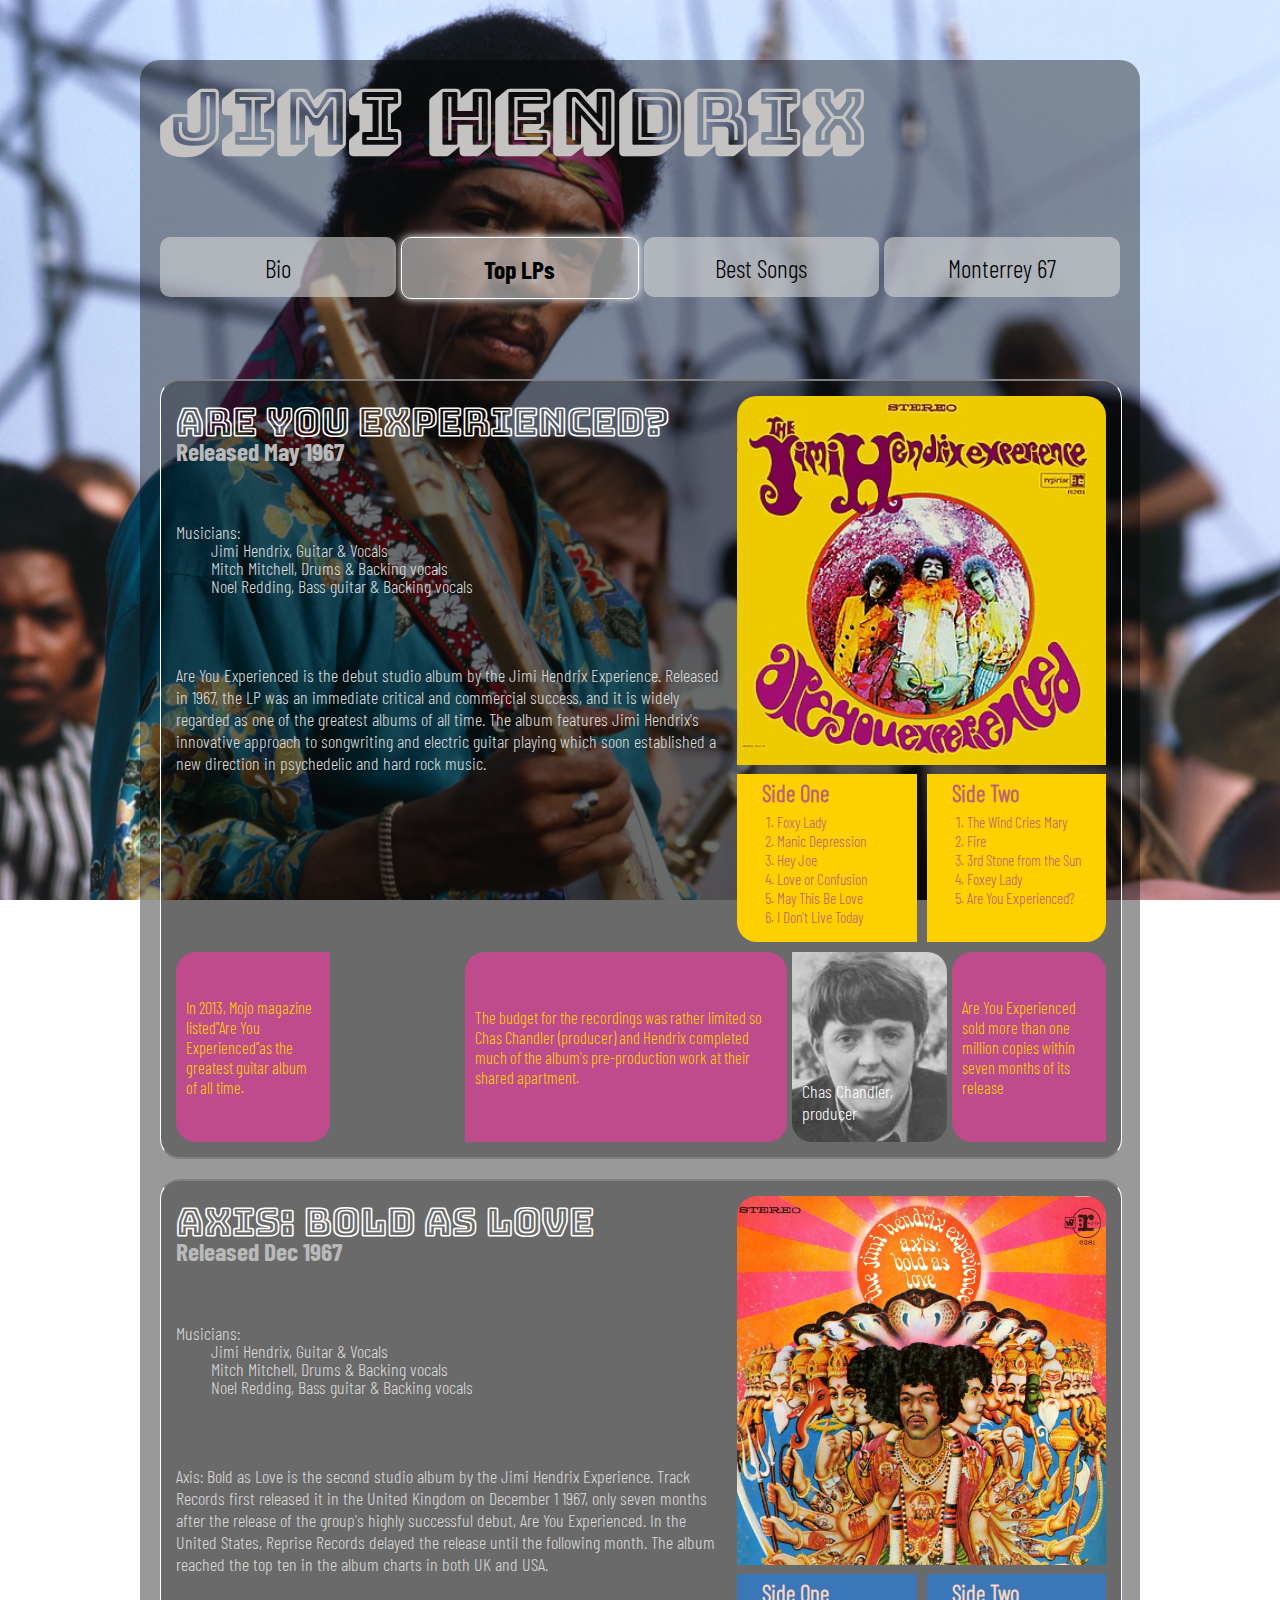
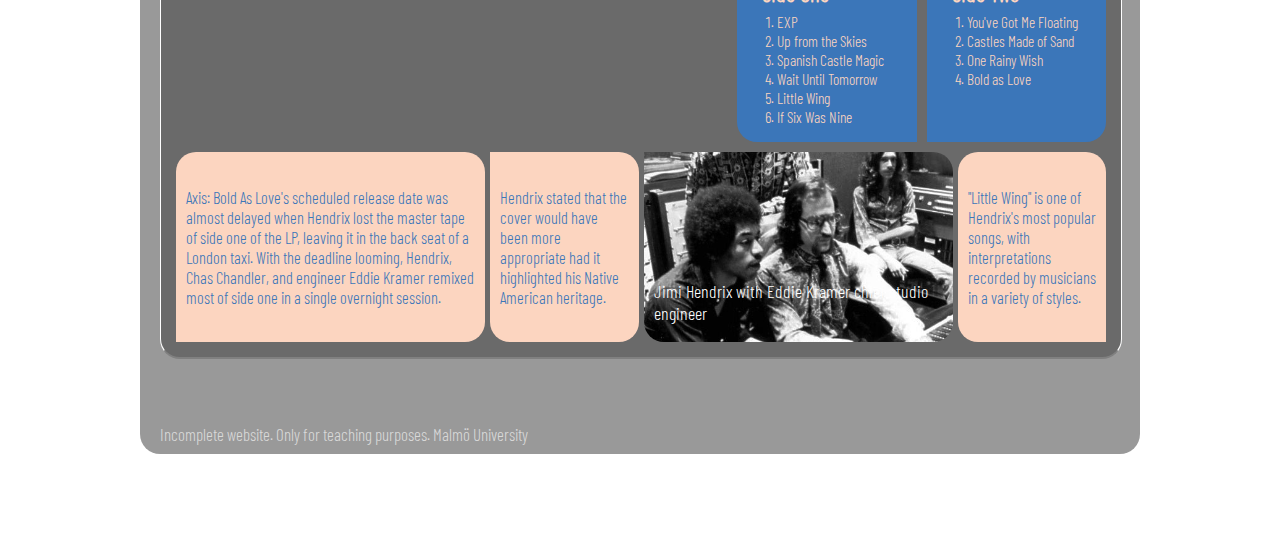
<file: Sidan/index.html>
<!DOCTYPE html>
<html lang="en">

<head>
    <meta charset="UTF-8">
    <meta name="viewport" content="width=device-width, initial-scale=1.0">
    <title>DU1 - Inlämningsuppgiften</title>
    <link rel="stylesheet" href="index.css">
    <link rel="stylesheet" href="index2.css">
</head>

<body>

    <main>
        <h1><span>JIMI</span> <span>HENDRIX</span></h1>
        <nav>
            <div>Bio</div>
            <div>Top LPs</div>
            <div>Best Songs</div>
            <div>Monterrey 67</div>
        </nav>
        <div>
            <div>
                <div>
                    <section>
                        <h1>ARE YOU EXPERIENCED?</h1>
                        <h2>Released May 1967</h2>
                    </section>

                    <section>
                        <p>Musicians:</p>
                        <p>Jimi Hendrix, Guitar & Vocals</p>
                        <p>Mitch Mitchell, Drums & Backing vocals</p>
                        <p>Noel Redding, Bass guitar & Backing vocals</p>
                    </section>

                    <article>
                        <p>Are You Experienced is the debut studio album by the Jimi Hendrix Experience. Released in
                            1967,
                            the LP
                            was an immediate critical and commercial success, and it is widely regarded as one of the
                            greatest
                            albums of all time. The album features Jimi Hendrix's innovative approach to songwriting and
                            electric
                            guitar playing which soon established a new direction in psychedelic and hard rock music.
                        </p>
                    </article>
                </div>
                <section class="albumSongs">
                    <div>
                        <img src="images/album_cover_main_1.jpg"
                            alt="A picture of the Jimi Hendrix Experience album: Are You Experienced">
                        <img src="images/album_cover_back_1.jpg" alt="">
                    </div>
                    <section>
                        <div>

                            <h2>Side One</h2>
                            <ol>
                                <li>Foxy Lady</li>
                                <li>Manic Depression</li>
                                <li>Hey Joe</li>
                                <li>Love or Confusion</li>
                                <li>May This Be Love</li>
                                <li>I Don't Live Today</li>
                            </ol>
                        </div>
                        <div>
                            <h2>Side Two</h2>
                            <ol>
                                <li>The Wind Cries Mary</li>
                                <li>Fire</li>
                                <li>3rd Stone from the Sun</li>
                                <li>Foxey Lady</li>
                                <li>Are You Experienced?</li>
                            </ol>
                        </div>
                    </section>
                </section>

            </div>

            <section class="albumInfo">
                <div>
                    In 2013, Mojo magazine listed"Are You Experienced"as the greatest guitar album of all time.
                </div>
                <div>
                    The budget for the recordings was rather limited so Chas Chandler (producer) and Hendrix
                    completed
                    much
                    of the album's pre-production work at their shared apartment.
                </div>
                <div>
                    <p>Chas Chandler, producer
                </div>
                <div>
                    Are You Experienced sold more than one million copies within seven months of its release
                </div>
            </section>
        </div>

        <div>
            <div>
                <div>
                    <section>
                        <h1>AXIS: BOLD AS LOVE</h1>
                        <h2>Released Dec 1967</h2>
                    </section>

                    <section>
                        <p>Musicians:</p>
                        <p>Jimi Hendrix, Guitar & Vocals</p>
                        <p>Mitch Mitchell, Drums & Backing vocals</p>
                        <p>Noel Redding, Bass guitar & Backing vocals</p>
                    </section>

                    <article>
                        <p>Axis: Bold as Love is the second studio album by the Jimi Hendrix Experience. Track Records
                            first
                            released it in the United Kingdom on December 1 1967, only seven months after the release of
                            the
                            group's highly successful debut, Are You Experienced. In the United States, Reprise Records
                            delayed
                            the release until the following month. The album reached the top ten in the album charts in
                            both
                            UK
                            and USA.</p>
                    </article>
                </div>
                <section class="albumSongs">
                    <div>
                        <img src="images/axis.jpg"
                            alt="A picture of the Jimi Hendrix Experience album: Axis: Bold as Love">
                        <img src="images/axis2.jpg" alt="">
                    </div>
                    <section id="songs2">
                        <div>
                            <h2>Side One</h2>
                            <ol>
                                <li>EXP</li>
                                <li>Up from the Skies</li>
                                <li>Spanish Castle Magic</li>
                                <li>Wait Until Tomorrow</li>
                                <li>Little Wing</li>
                                <li>If Six Was Nine</li>
                            </ol>
                        </div>
                        <div>
                            <h2>Side Two</h2>
                            <ol>
                                <li>You've Got Me Floating</li>
                                <li>Castles Made of Sand</li>
                                <li>One Rainy Wish</li>
                                <li>Bold as Love</li>
                            </ol>
                        </div>
                    </section>
                </section>
            </div>
            <section id="info2" class="albumInfo">
                <div>
                    Axis: Bold As Love's scheduled release date was almost delayed when Hendrix lost the master tape
                    of
                    side
                    one
                    of the LP, leaving it in the back seat of a London taxi. With the deadline looming, Hendrix,
                    Chas
                    Chandler,
                    and engineer Eddie Kramer remixed most of side one in a single overnight session.
                </div>
                <div>
                    Hendrix stated that the cover would have been more appropriate had it highlighted his Native
                    American
                    heritage.
                </div>
                <div>
                    <p> Jimi Hendrix with Eddie Kramer chief studio engineer</p>
                </div>
                <div>
                    "Little Wing" is one of Hendrix's most popular songs, with interpretations recorded by musicians
                    in
                    a
                    variety of styles.
                </div>
            </section>
        </div>
        <p>Incomplete website. Only for teaching purposes. Malmö University</p>
    </main>

</body>

</html>
</file>
<file: Sidan/index.css>
/* General */

body {
    background-image: url(images/jimi_hendrix_main.jpg);
    background-attachment: fixed;
    background-size: cover;
    background-position: center;
    margin: 0;
}

@font-face {
    font-family: "BungeeShade";
    src: url(fonts/Bungee_Shade/BungeeShade-Regular.ttf);
}

@font-face {
    font-family: "BarlowCLight";
    src: url(fonts/Barlow_Condensed/BarlowCondensed-Light.ttf);
}

@font-face {
    font-family: "BarlowCBold";
    src: url(fonts/Barlow_Condensed/BarlowCondensed-Bold.ttf);
}

@font-face {
    font-family: "BungeeOutline";
    src: url(fonts/Bungee_Outline/BungeeOutline-Regular.ttf);
}

/* Main */

main {
    background-color: rgb(0, 0, 0, 0.4);
    margin-left: auto;
    margin-right: auto;
    margin-bottom: 100px;
    margin-top: 60px;
    border-radius: 20px;
    width: 80vw;
    padding: 20px;
}

/* Main Title */

main>h1 {
    font-family: "BungeeShade";
    color: rgb(197, 194, 194);
    font-size: 7.3vw;
    margin-top: 0;
    line-height: 1;
}



/* Nav */

nav {
    display: flex;
    gap: 5px;
    margin-top: 80px;
    margin-bottom: 80px;
}

nav>div {
    background-color: rgba(214, 214, 214, 0.6);
    flex-basis: 0;
    flex-grow: 1;
    height: 4vw;
    display: flex;
    align-items: center;
    justify-content: center;
    border-radius: 10px;
    font-family: "BarlowCLight";
    font-size: 2.5vw;
    padding: 5px;
}

nav>div:nth-of-type(2) {
    font-family: "BarlowCBold";
    box-shadow: 0px 0px 10px white;
    border: 1px solid white;
}

nav>div:nth-of-type(1):hover {
    background-color: rgba(28, 27, 27, 0.6);
    color: white;
    cursor: pointer;
}

nav>div:nth-of-type(3):hover {
    background-color: rgba(28, 27, 27, 0.6);
    color: white;
    cursor: pointer;
}

nav>div:nth-of-type(4):hover {
    background-color: rgba(28, 27, 27, 0.6);
    color: white;
    cursor: pointer;
}

/* Content Section General */

main>div {
    border-left: 1px solid white;
    border-right: 1px solid white;
    border-top: 2px solid gray;
    border-bottom: 2px solid gray;
    background-color: rgb(0, 0, 0, 0.3);
    border-radius: 20px;
    color: rgb(217, 217, 217);
    overflow: hidden;
    width: 100%;
}

main>div:nth-of-type(2) {
    margin-top: 20px;
}

main>div>div {
    display: flex;
}

.albumSongs {
    width: 40%;
}

div>div>div {
    width: 60%;
}

/* Content Section Text */

div>section h1 {
    font-family: "BungeeOutline";
    color: rgb(255, 255, 255);
    font-size: 3vw;
    line-height: 0;
    padding-top: 15px;
}

div>section>h2 {
    font-family: "BarlowCBold";
    color: rgb(185, 185, 185);
    line-height: 0;
    padding-top: 4px;
    padding-bottom: 60px;
    font-size: 2.4vw;
}

div p {
    font-family: "BarlowCLight";
    font-size: 1.7vw;
}

div>div>div {
    margin-left: 15px;
}

div>section:nth-of-type(2) p {
    line-height: 0;
}

div>section:nth-of-type(2)>p:nth-of-type(2) {
    margin-left: 35px;
}

div>section:nth-of-type(2)>p:nth-of-type(3) {
    margin-left: 35px;
}

div>section:nth-of-type(2)>p:nth-of-type(4) {
    margin-left: 35px;
    padding-bottom: 60px;
}

article {
    margin-right: 15px;
}

/* Content Section Album */

.albumSongs>section {
    display: flex;
}

.albumSongs>section>div {
    background-color: rgb(255, 208, 0);
    color: rgb(189, 98, 113);
}

#songs2>div {
    background-color: rgb(59, 118, 185);
    color: rgb(252, 213, 192);
}

li {
    font-family: "BarlowCLight";
    font-size: 1.4vw;
}

.albumSongs>div {
    margin-top: 15px;
    margin-right: 15px;
    position: relative;
}

.albumSongs>div img:nth-of-type(1) {
    width: 100%;
    border-radius: 20px 20px 0 0;
    transition: 1s;
    height: 100%;
}

.albumSongs>div img:nth-of-type(2) {
    width: 100%;
    border-radius: 20px 20px 0 0;
    position: absolute;
    top: 0;
    right: 0;
    left: 0;
    bottom: 0;
    opacity: 0;
    height: 99%;
    transition-property: opacity;
    transition: 1s;
}

.albumSongs>div:hover>img:nth-of-type(1) {
    opacity: 0;
}

.albumSongs>div:hover>img:nth-of-type(2) {
    opacity: 1;
}

section>section {
    gap: 10px;
    margin-right: 15px;
    margin-top: 5px;
    margin-bottom: 10px;
}

section>section>div:nth-of-type(1) {
    border-radius: 0 0 0 20px;
    width: 18vw;
}

section>section>div:nth-of-type(2) {
    border-radius: 0 0 20px 0;
    width: 18vw;
}

.albumSongs>section h2 {
    font-family: "BarlowCLight";
    font-size: 2.2vw;
    margin-left: 25px;
    line-height: 0;
}

/* Content Section Info */

.albumInfo div {
    background-color: rgb(190, 75, 140);
    color: rgb(255, 208, 0);
    font-family: "BarlowCLight";
    display: flex;
    justify-content: center;
    align-items: center;
    font-size: 1.6vw;
}

#info2>div {
    background-color: rgb(252, 213, 192);
    color: rgb(59, 118, 185);
}

.albumInfo {
    display: flex;
    height: 180px;
    gap: 5px;
    margin-left: 15px;
    margin-right: 15px;
    margin-bottom: 25px;
}

.albumInfo>div:nth-of-type(1) {
    width: 12vw;
    border-radius: 20px 0 20px 20px;
    padding: 0px 10px 0px 10px;
    margin-right: 130px;
    height: 190px;
}

.albumInfo>div:nth-of-type(2) {
    width: 27vw;
    border-radius: 20px 20px 20px 0;
    padding: 0px 10px 0px 10px;
    height: 190px;
}

.albumInfo>div:nth-of-type(3) {
    width: 12vw;
    border-radius: 0 20px 20px 20px;
    padding: 0px 10px 0px 10px;
    background-image: url(images/chas_chandler.jpg);
    background-position: center;
    background-size: cover;
    display: flex;
    justify-content: start;
    align-items: end;
    color: white;
    height: 190px;
}

.albumInfo>div:nth-of-type(4) {
    width: 12vw;
    border-radius: 20px 20px 0 20px;
    padding: 0px 10px 0px 10px;
    height: 190px;
}

#info2>div:nth-of-type(1) {
    width: 27vw;
    border-radius: 20px 20px 20px 0;
    padding: 0px 10px 0px 10px;
    height: 190px;
    margin-right: 0;
}

#info2>div:nth-of-type(2) {
    width: 12vw;
    border-radius: 0 20px 20px 20px;
    padding: 0px 10px 0px 10px;
    height: 190px;
}

#info2>div:nth-of-type(3) {
    width: 27vw;
    border-radius: 0 20px 20px 20px;
    padding: 0px 10px 0px 10px;
    background-image: url(images/jimi_eddie.jpg);
    background-position: center;
    background-size: cover;
    display: flex;
    justify-content: start;
    align-items: end;
    color: white;
    height: 190px;
}

#info2>div:nth-of-type(4) {
    width: 12vw;
    border-radius: 20px 20px 0 20px;
    padding: 0px 10px 0px 10px;
    height: 190px;
}

/* Footer */

main>p {
    font-family: "BarlowCLight";
    color: rgb(217, 217, 217);
    font-size: 1.6vw;
    line-height: 0;
    margin-bottom: 0;
    margin-top: 75px;

}

/* Media */

@media (min-width: 800px) and (max-width: 900px) {
    main h1 {
        font-size: 58px;
    }

    nav>div {
        font-size: 20px;
    }

    div>section h1 {
        font-size: 28px;
    }

    div>section h2 {
        font-size: 19px;
    }

    div p {
        font-size: 13.5px;
    }

    .albumSongs>section h2 {
        font-size: 17.5px
    }

    li {
        font-size: 11.5px;
    }

    .albumInfo div {
        font-size: 12.5px;
    }

    main>p {
        font-size: 12.5px;
    }
}

@media (min-width: 900px) and (max-width: 1200px) {
    main h1 {
        font-size: 6.4vw;
    }

    nav>div {
        font-size: 2.2vw;
    }

    div>section h1 {
        font-size: 3.2vw;
    }

    div>section h2 {
        font-size: 2.1vw;
    }

    div p {
        font-size: 1.5vw;
    }

    .albumSongs>section h2 {
        font-size: 1.9vw;
    }

    li {
        font-size: 1.3vw;
    }

    .albumInfo div {
        font-size: 1.4vw;
    }

    main>p {
        font-size: 1.4vw;
    }
}

@media (min-width: 1200px) {
    main h1 {
        font-size: 77px;
    }

    nav>div {
        font-size: 25.5px;
        height: 50px;
    }

    div>section h1 {
        font-size: 38.2px;
    }

    div>section h2 {
        font-size: 25.5px;
    }

    div p {
        font-size: 18px;
    }

    .albumSongs>section h2 {
        font-size: 23px;
    }

    li {
        font-size: 15.5px;
    }

    .albumInfo div {
        font-size: 16.5px;
    }

    main {
        width: 960px;

    }

    main>p {
        font-size: 17px;
    }
}
</file>
<file: Sidan/index2.css>
@media (max-width: 500px) {
    body {
        background-image: url(images/jimi_smile.jpg);
        display: flex;
        justify-content: center;
        align-items: center;
    }

    main {
        width: 90vw;
        margin-top: 20px;
        padding: 0;
        padding-left: 10px;
        padding-right: 10px;
        background-color: rgb(0, 0, 0, 0);
        margin-bottom: 20px;
    }

    main>h1 {
        font-size: 15vw;
    }



    main>h1>span:nth-of-type(1) {
        display: flex;
        justify-content: center;
    }

    main>h1>span:nth-of-type(2) {
        display: flex;
        justify-content: center;
        margin-top: 10px;
    }

    nav>div {
        height: 7vw;
    }

    main>div>div {
        flex-direction: column-reverse;
    }

    .albumSongs {
        width: 100%;
    }

    div>div>div {
        width: 100%;
    }

    .albumSongs>div img:nth-of-type(1) {
        border-radius: 20px 0 0 20px;
    }

    .albumSongs>div:hover>img:nth-of-type(1) {
        opacity: 1;
    }

    .albumSongs>div:hover>img:nth-of-type(2) {
        opacity: 0;
    }

    .albumSongs>div {
        margin-left: 15px;
    }

    section>section {
        margin-left: 15px;
    }

    section>section>div:nth-of-type(1) {
        width: 50vw;
        height: 30vw;
    }

    section>section>div:nth-of-type(2) {
        width: 50vw;
        height: 30vw;
    }

    section>section {
        margin-bottom: 0;
    }

    ol {
        padding-left: 30px;
        margin-top: 10px;
    }

    li {
        font-size: 3vw;
    }

    .albumSongs>section h2 {
        font-size: 4vw;
        padding-top: 5px;
        margin-left: 18px;
        margin-bottom: 0;
    }

    div>section h1 {
        font-size: 7vw;
        line-height: 1;
        padding-top: 0;
        margin-top: 15px;
        margin-bottom: 0;
    }

    div>section h2 {
        font-size: 5vw;
        margin-top: 12px;
        margin-bottom: 0;
    }

    div p {
        font-size: 4vw;
    }

    div>section:nth-of-type(2)>p:nth-of-type(4) {
        padding-bottom: 30px;
    }

    article p {
        padding-right: 30px;
    }

    .albumInfo {
        display: grid;
        grid-template-columns: 1fr 1fr 1fr;
        grid-template-rows: 1fr 1fr;
        height: 380px;
        margin-bottom: 20px;
        column-gap: 25px;
        margin-right: 35px;
    }

    .albumInfo div {
        font-size: 3.2vw;
    }

    .albumInfo div p {
        font-size: 3.2vw;

    }

    .albumInfo>div:nth-of-type(1) {
        grid-area: 1/ 1/ 1/ 1;
        margin-right: 0;
        width: 100%;



    }

    .albumInfo>div:nth-of-type(2) {
        grid-area: 1/ 2/ 1/ 4;
        width: 100%;
        margin-left: 0;
    }

    .albumInfo>div:nth-of-type(3) {
        grid-area: 2/ 2/ 2/ 2;
        width: 100%;

    }

    .albumInfo>div:nth-of-type(4) {
        grid-area: 2/ 3/ 2/ 4;
        width: 100%;

    }

    #info2>div:nth-of-type(1) {
        grid-area: 1/ 1/ 1/ 3;
        width: 100%;

    }

    #info2>div:nth-of-type(2) {
        grid-area: 1/ 3/ 1/ 4;
        width: 100%;

    }

    #info2>div:nth-of-type(3) {
        grid-area: 2/ 1/ 2/ 3;
        width: 100%;

    }

    #info2>div:nth-of-type(4) {
        grid-area: 2/ 3/ 2/ 4;
        width: 100%;

    }

    main>p {
        margin-top: 70px;
        font-size: 4vw;
    }

}
</file>
